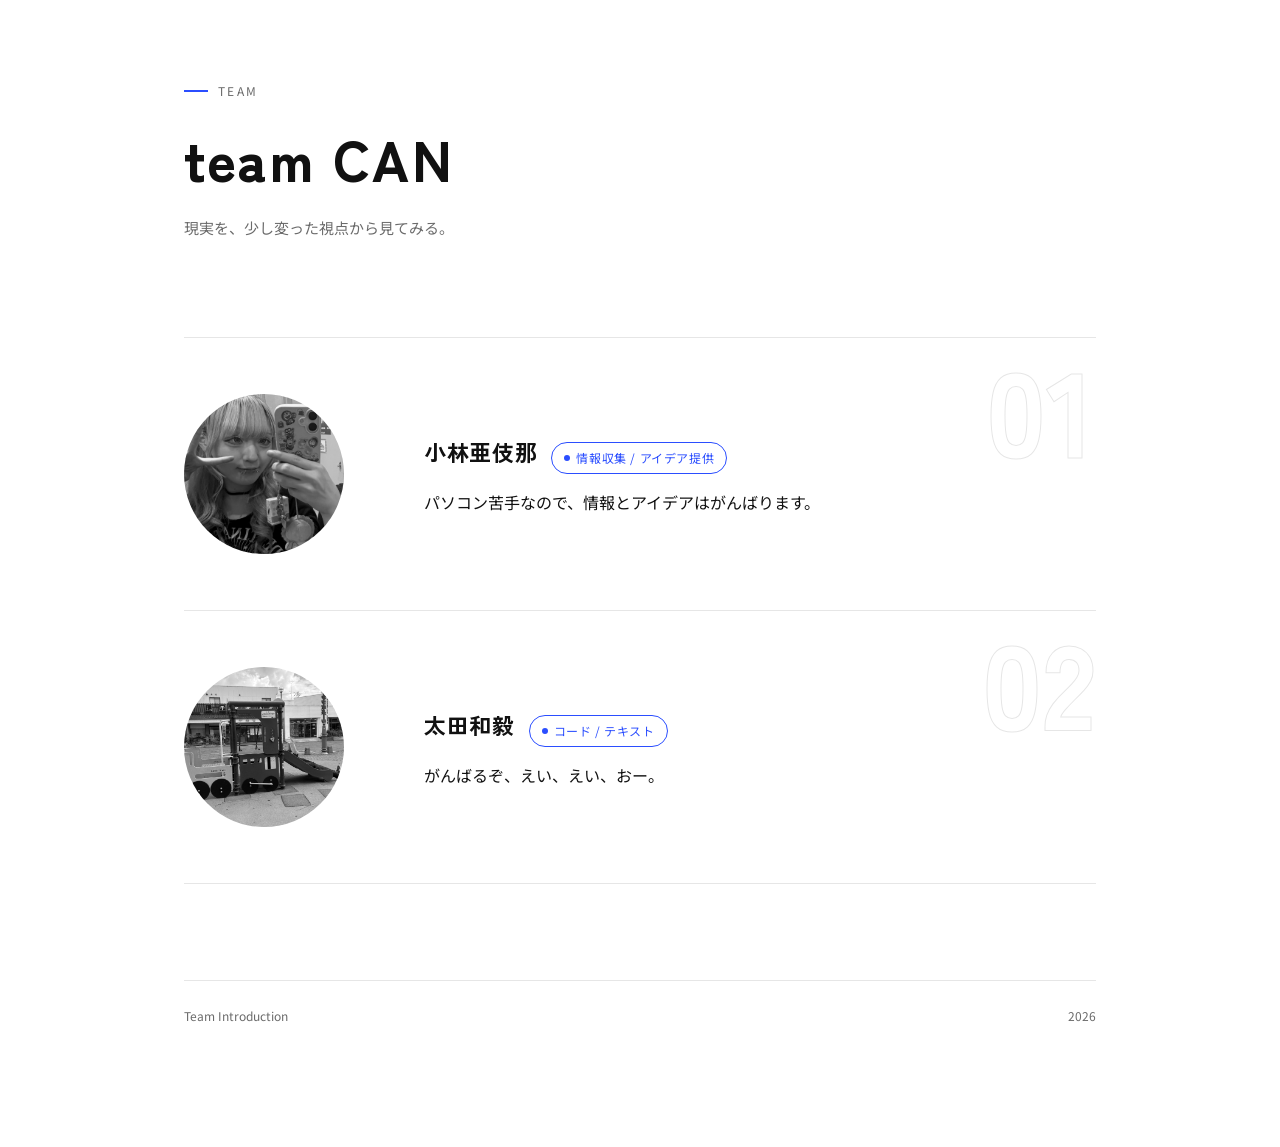
<file: about.html>
<!DOCTYPE html>
<html lang="ja">
<head>
<meta charset="UTF-8">
<meta name="viewport" content="width=device-width, initial-scale=1.0">
<title>Team</title>
<link rel="preconnect" href="https://fonts.googleapis.com">
<link rel="preconnect" href="https://fonts.gstatic.com" crossorigin>
<link href="https://fonts.googleapis.com/css2?family=Zen+Kaku+Gothic+New:wght@500;700;900&family=Noto+Sans+JP:wght@400;500;700&display=swap" rel="stylesheet">
<style>
  :root{
    --bg:#ffffff;
    --ink:#111111;
    --muted:#6b6b6b;
    --line:#e6e6e6;
    --accent:#2b4eff;
  }

  *{ box-sizing:border-box; margin:0; padding:0; }

  body{
    background:var(--bg);
    color:var(--ink);
    font-family:"Noto Sans JP", sans-serif;
    line-height:1.8;
    -webkit-font-smoothing:antialiased;
  }

  .page{
    max-width:960px;
    margin:0 auto;
    padding:80px 24px 120px;
  }

  /* ---------- Header ---------- */
  header{
    margin-bottom:96px;
  }

  .eyebrow{
    display:flex;
    align-items:center;
    gap:10px;
    font-size:12px;
    letter-spacing:.2em;
    color:var(--muted);
    margin-bottom:20px;
  }

  .eyebrow::before{
    content:"";
    width:24px;
    height:2px;
    background:var(--accent);
  }

  h1{
    font-family:"Zen Kaku Gothic New", sans-serif;
    font-weight:900;
    font-size:clamp(32px, 6vw, 56px);
    letter-spacing:.04em;
    line-height:1.3;
  }

  header p{
    margin-top:20px;
    color:var(--muted);
    font-size:15px;
    max-width:480px;
  }

  /* ---------- Member cards ---------- */
  .members{
    display:grid;
    grid-template-columns:1fr;
    gap:0;
  }

  .member{
    position:relative;
    display:grid;
    grid-template-columns:200px 1fr;
    gap:40px;
    align-items:center;
    padding:56px 0;
    border-top:1px solid var(--line);
  }

  .members .member:last-child{
    border-bottom:1px solid var(--line);
  }

  .member-index{
    position:absolute;
    top:8px;
    right:0;
    font-family:"Zen Kaku Gothic New", sans-serif;
    font-weight:900;
    font-size:120px;
    line-height:1;
    color:var(--bg);
    -webkit-text-stroke:1px var(--line);
    z-index:0;
    user-select:none;
  }

  .photo-wrap{
    position:relative;
    width:160px;
    height:160px;
    z-index:1;
  }

  .photo-wrap .ring{
    position:absolute;
    inset:-8px;
    border-radius:50%;
    border:2px solid var(--accent);
    opacity:0;
    transform:scale(.9);
    transition:opacity .35s ease, transform .35s ease;
  }

  .photo{
    width:160px;
    height:160px;
    border-radius:50%;
    object-fit:cover;
    display:block;
    background:#eee;
    filter:grayscale(100%) contrast(1.02);
    transition:filter .5s ease;
  }

  .member:hover .photo{
    filter:grayscale(0%) contrast(1.02);
  }

  .member:hover .photo-wrap .ring{
    opacity:1;
    transform:scale(1);
  }

  .photo-placeholder{
    width:160px;
    height:160px;
    border-radius:50%;
    background:#f2f2f2;
    border:1px dashed #c9c9c9;
    display:flex;
    align-items:center;
    justify-content:center;
    font-size:12px;
    color:var(--muted);
    text-align:center;
    line-height:1.6;
    padding:12px;
  }

  .info{
    position:relative;
    z-index:1;
  }

  .name-row{
    display:flex;
    align-items:baseline;
    gap:14px;
    flex-wrap:wrap;
    margin-bottom:14px;
  }

  .name{
    font-family:"Zen Kaku Gothic New", sans-serif;
    font-weight:700;
    font-size:22px;
    letter-spacing:.03em;
  }

  .role{
    display:inline-flex;
    align-items:center;
    gap:6px;
    font-size:12px;
    letter-spacing:.05em;
    color:var(--accent);
    border:1px solid var(--accent);
    border-radius:999px;
    padding:4px 12px;
  }

  .role::before{
    content:"";
    width:6px;
    height:6px;
    border-radius:50%;
    background:var(--accent);
  }

  .comment{
    color:var(--ink);
    font-size:16px;
    max-width:520px;
  }

  /* ---------- Footer ---------- */
  footer{
    margin-top:96px;
    padding-top:24px;
    border-top:1px solid var(--line);
    font-size:12px;
    color:var(--muted);
    display:flex;
    justify-content:space-between;
  }

  /* ---------- Responsive ---------- */
  @media (max-width: 640px){
    .page{ padding:56px 20px 80px; }
    .member{
      grid-template-columns:1fr;
      justify-items:start;
      padding:40px 0;
    }
    .member-index{
      font-size:72px;
      top:0;
    }
  }
</style>
</head>
<body>
  <div class="page">

    <header>
      <div class="eyebrow">TEAM</div>
      <h1>team CAN</h1>
      <p>現実を、少し変った視点から見てみる。</p>
    </header>

    <div class="members">

      <div class="member">
        <div class="member-index">01</div>

        <div class="photo-wrap">
          <div class="ring"></div>
          <!-- 写真がある場合は下のdivを <img class="photo" src="写真のファイル名" alt="メンバー1"> に差し替えてください -->
          <img class="photo" src="photo2.jpg" alt="メンバー1">
        </div>

        <div class="info">
          <div class="name-row">
            <span class="name">小林亜伎那</span>
            <span class="role">情報収集 / アイデア提供</span>
          </div>
          <p class="comment">パソコン苦手なので、情報とアイデアはがんばります。</p>
        </div>
      </div>

      <div class="member">
        <div class="member-index">02</div>

        <div class="photo-wrap">
          <div class="ring"></div>
          <!-- 写真がある場合は下のdivを <img class="photo" src="写真のファイル名" alt="メンバー2"> に差し替えてください -->
          <img class="photo" src="photo.jpg" alt="メンバー2"> 
        </div>

        <div class="info">
          <div class="name-row">
            <span class="name">太田和毅</span>
            <span class="role">コード / テキスト</span>
          </div>
          <p class="comment">がんばるぞ、えい、えい、おー。</p>
        </div>
      </div>

    </div>

    <footer>
      <span>Team Introduction</span>
      <span>2026</span>
    </footer>

  </div>
</body>
</html>
</file>
